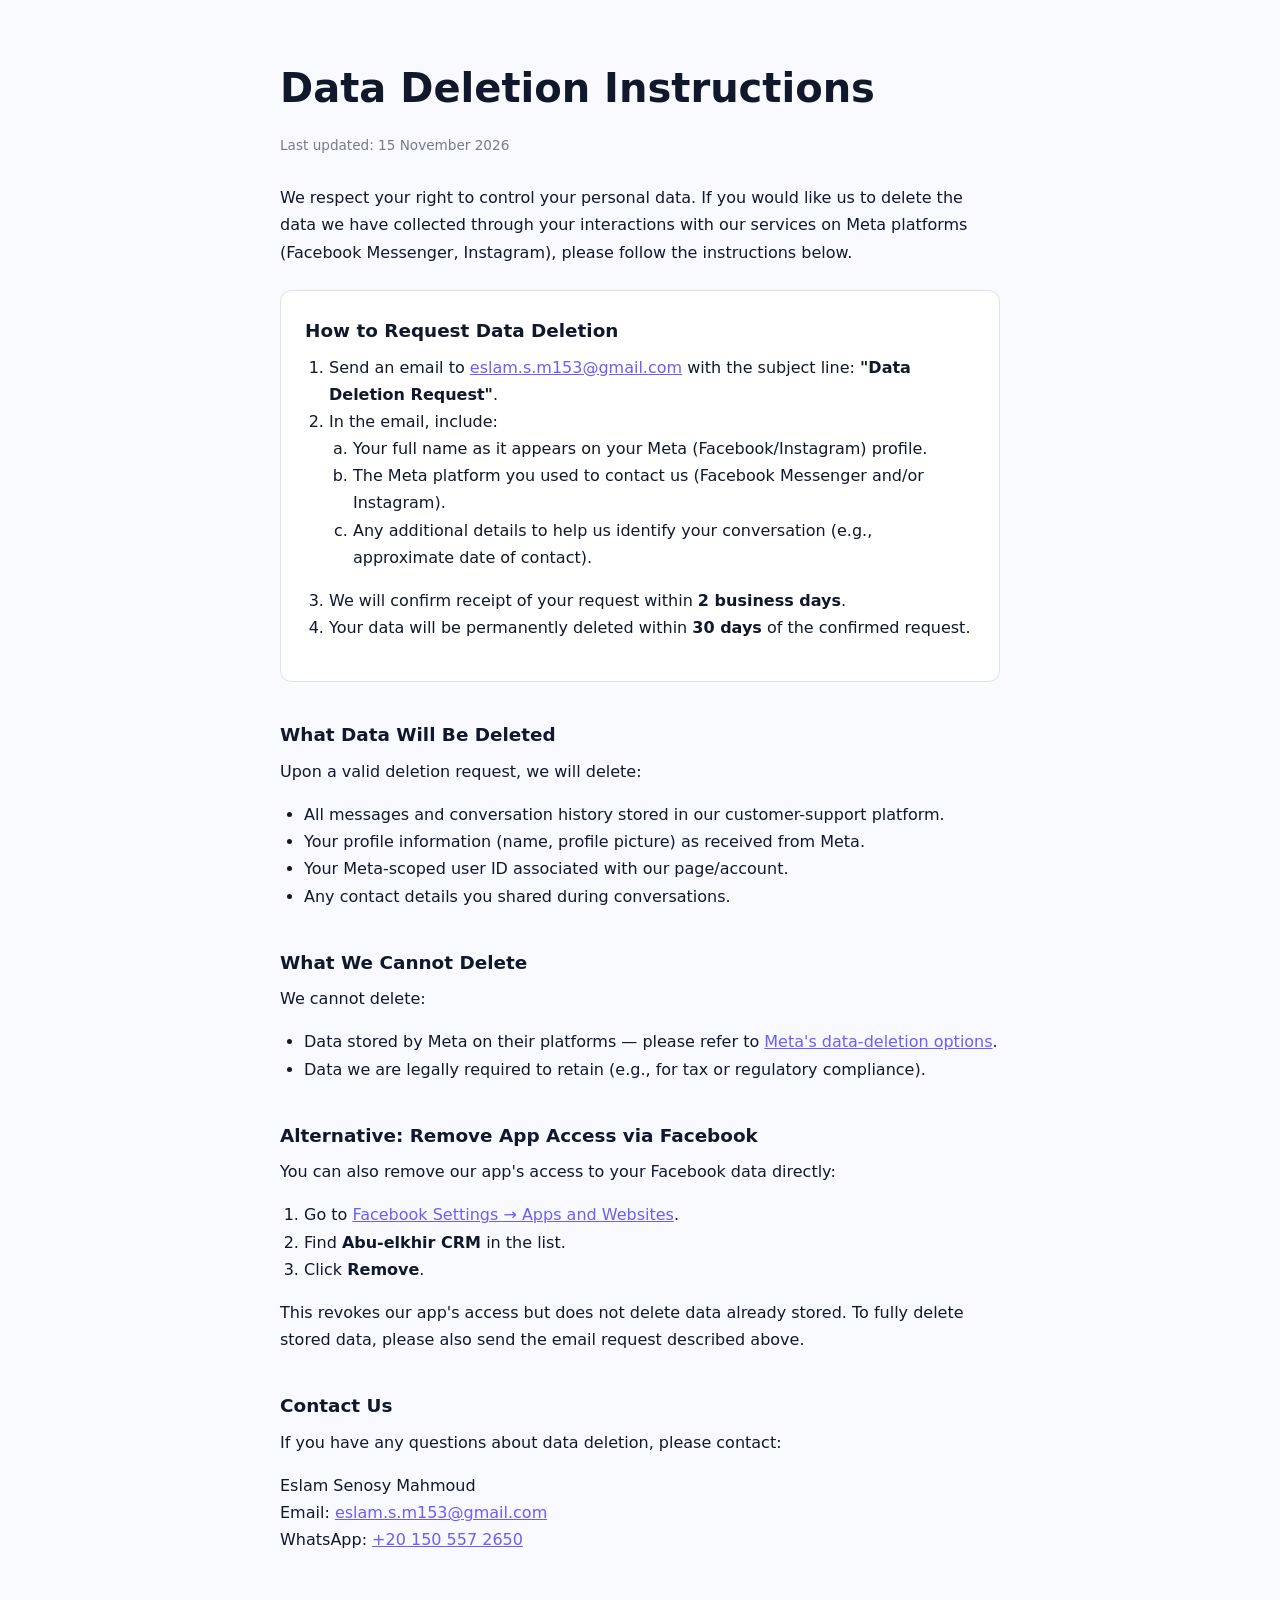
<file: data-deletion.html>
<!DOCTYPE html>
<html lang="en">
<head>
<meta charset="UTF-8">
<meta name="viewport" content="width=device-width, initial-scale=1">
<title>Data Deletion Instructions — Eslam Senosy Mahmoud</title>
<style>
*{box-sizing:border-box;margin:0;padding:0}
body{font:400 16px/1.7 Inter,'Segoe UI',system-ui,sans-serif;color:#11182c;background:#f8faff;padding:6vh 6vw}
h1{font-size:clamp(24px,4vw,40px);margin-bottom:.3em}
h2{font-size:1.15em;margin-top:2em;margin-bottom:.4em}
p,ol{margin-bottom:1em}
ol{padding-left:1.5em}
a{color:#6d5dfc}
.updated{font-size:.85em;color:rgba(17,24,44,.56);margin-bottom:2em}
.container{max-width:720px;margin:0 auto}
.box{background:#fff;border:1.5px solid rgba(17,24,44,.12);border-radius:12px;padding:24px;margin:1.5em 0}
</style>
</head>
<body>
<div class="container">
<h1>Data Deletion Instructions</h1>
<p class="updated">Last updated: 15 November 2026</p>

<p>We respect your right to control your personal data. If you would like us to delete the data we have collected through your interactions with our services on Meta platforms (Facebook Messenger, Instagram), please follow the instructions below.</p>

<div class="box">
<h2 style="margin-top:0">How to Request Data Deletion</h2>
<ol>
  <li>Send an email to <a href="mailto:eslam.s.m153@gmail.com">eslam.s.m153@gmail.com</a> with the subject line: <strong>"Data Deletion Request"</strong>.</li>
  <li>In the email, include:
    <ol type="a">
      <li>Your full name as it appears on your Meta (Facebook/Instagram) profile.</li>
      <li>The Meta platform you used to contact us (Facebook Messenger and/or Instagram).</li>
      <li>Any additional details to help us identify your conversation (e.g., approximate date of contact).</li>
    </ol>
  </li>
  <li>We will confirm receipt of your request within <strong>2 business days</strong>.</li>
  <li>Your data will be permanently deleted within <strong>30 days</strong> of the confirmed request.</li>
</ol>
</div>

<h2>What Data Will Be Deleted</h2>
<p>Upon a valid deletion request, we will delete:</p>
<ul style="padding-left:1.5em;margin-bottom:1em">
  <li>All messages and conversation history stored in our customer-support platform.</li>
  <li>Your profile information (name, profile picture) as received from Meta.</li>
  <li>Your Meta-scoped user ID associated with our page/account.</li>
  <li>Any contact details you shared during conversations.</li>
</ul>

<h2>What We Cannot Delete</h2>
<p>We cannot delete:</p>
<ul style="padding-left:1.5em;margin-bottom:1em">
  <li>Data stored by Meta on their platforms — please refer to <a href="https://www.facebook.com/help/delete_account" target="_blank" rel="noopener">Meta's data-deletion options</a>.</li>
  <li>Data we are legally required to retain (e.g., for tax or regulatory compliance).</li>
</ul>

<h2>Alternative: Remove App Access via Facebook</h2>
<p>You can also remove our app's access to your Facebook data directly:</p>
<ol>
  <li>Go to <a href="https://www.facebook.com/settings/?tab=applications" target="_blank" rel="noopener">Facebook Settings → Apps and Websites</a>.</li>
  <li>Find <strong>Abu-elkhir CRM</strong> in the list.</li>
  <li>Click <strong>Remove</strong>.</li>
</ol>
<p>This revokes our app's access but does not delete data already stored. To fully delete stored data, please also send the email request described above.</p>

<h2>Contact Us</h2>
<p>If you have any questions about data deletion, please contact:</p>
<p>Eslam Senosy Mahmoud<br>
Email: <a href="mailto:eslam.s.m153@gmail.com">eslam.s.m153@gmail.com</a><br>
WhatsApp: <a href="https://wa.me/201505572650">+20 150 557 2650</a></p>
</div>
</body>
</html>
</file>
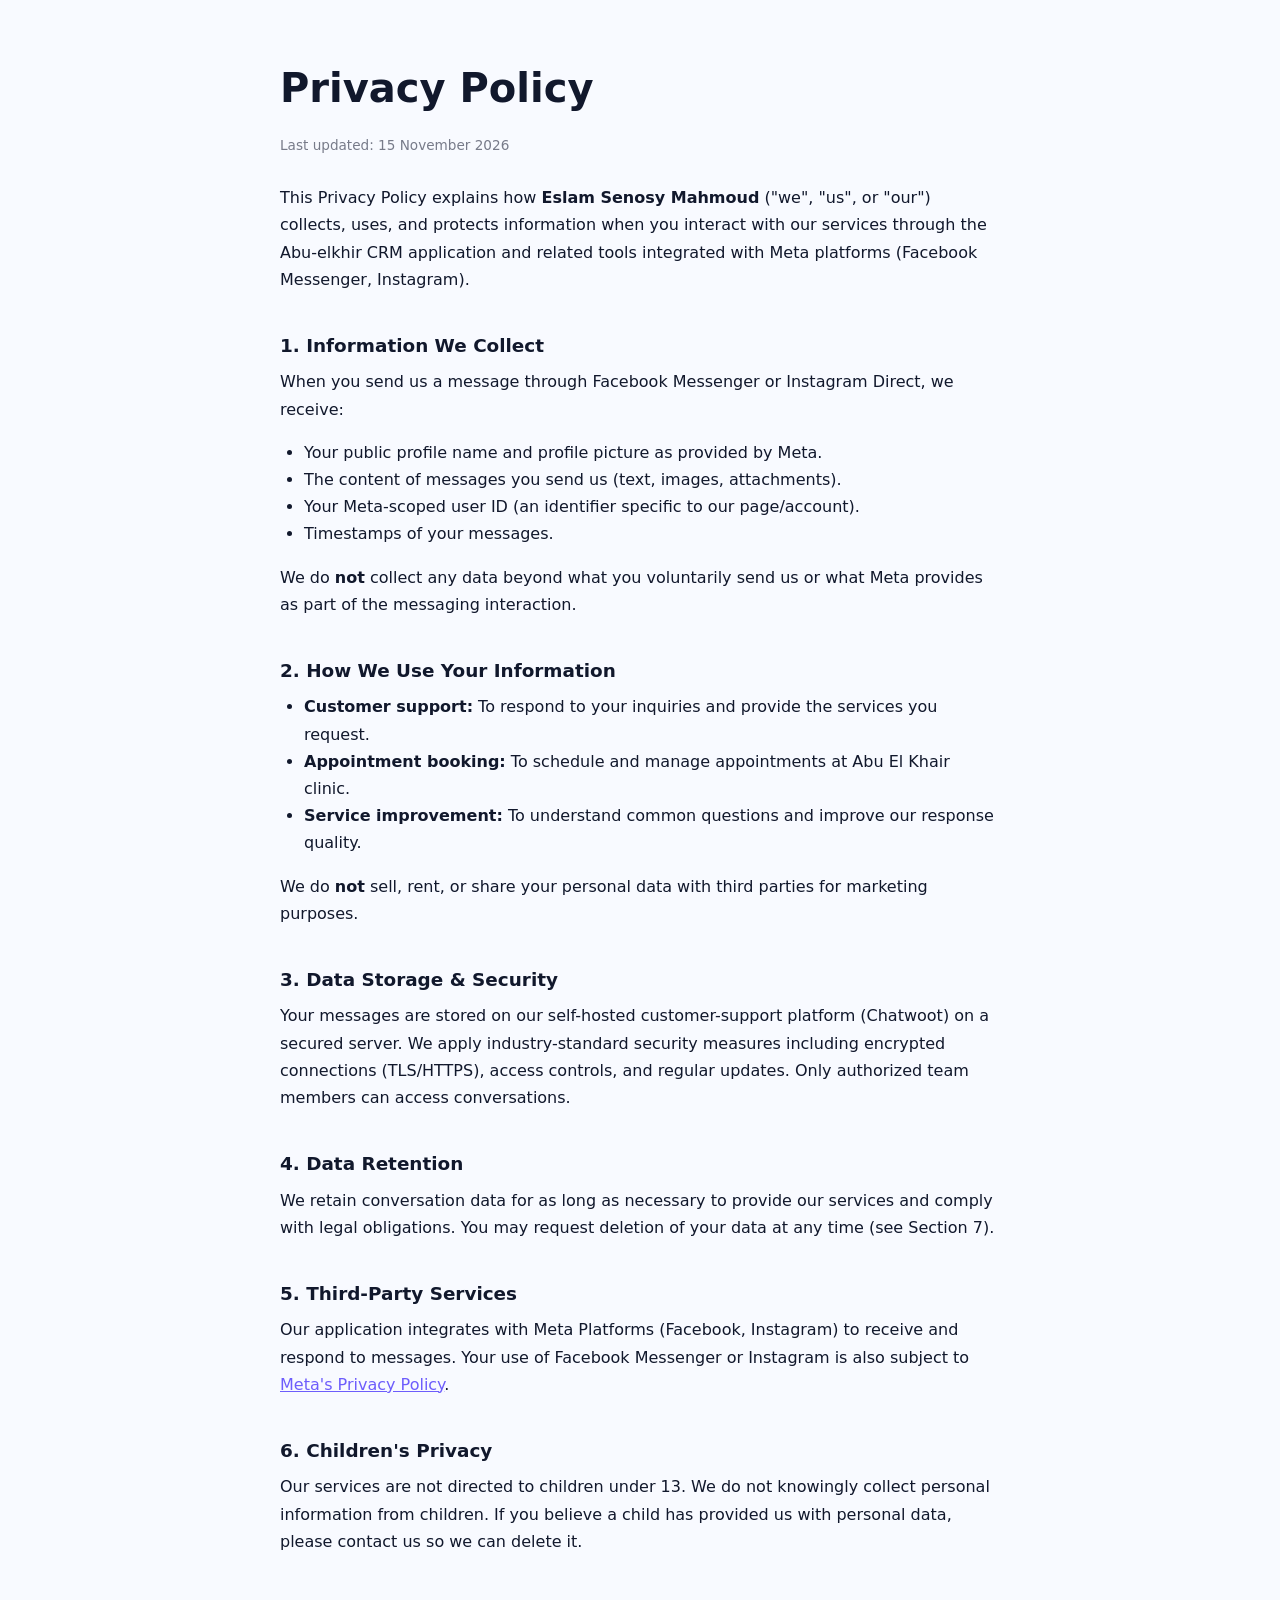
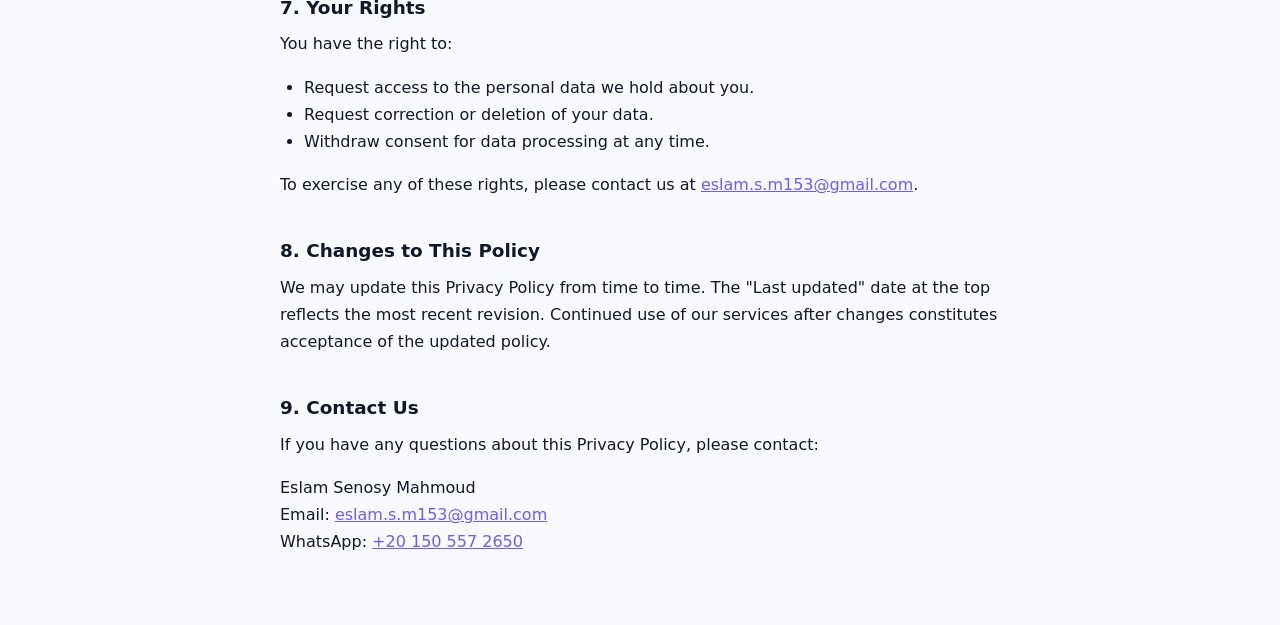
<file: privacy-policy.html>
<!DOCTYPE html>
<html lang="en">
<head>
<meta charset="UTF-8">
<meta name="viewport" content="width=device-width, initial-scale=1">
<title>Privacy Policy — Eslam Senosy Mahmoud</title>
<style>
*{box-sizing:border-box;margin:0;padding:0}
body{font:400 16px/1.7 Inter,'Segoe UI',system-ui,sans-serif;color:#11182c;background:#f8faff;padding:6vh 6vw}
h1{font-size:clamp(24px,4vw,40px);margin-bottom:.3em}
h2{font-size:1.15em;margin-top:2em;margin-bottom:.4em}
p,ul{margin-bottom:1em}
ul{padding-left:1.5em}
a{color:#6d5dfc}
.updated{font-size:.85em;color:rgba(17,24,44,.56);margin-bottom:2em}
.container{max-width:720px;margin:0 auto}
</style>
</head>
<body>
<div class="container">
<h1>Privacy Policy</h1>
<p class="updated">Last updated: 15 November 2026</p>

<p>This Privacy Policy explains how <strong>Eslam Senosy Mahmoud</strong> ("we", "us", or "our") collects, uses, and protects information when you interact with our services through the Abu-elkhir CRM application and related tools integrated with Meta platforms (Facebook Messenger, Instagram).</p>

<h2>1. Information We Collect</h2>
<p>When you send us a message through Facebook Messenger or Instagram Direct, we receive:</p>
<ul>
  <li>Your public profile name and profile picture as provided by Meta.</li>
  <li>The content of messages you send us (text, images, attachments).</li>
  <li>Your Meta-scoped user ID (an identifier specific to our page/account).</li>
  <li>Timestamps of your messages.</li>
</ul>
<p>We do <strong>not</strong> collect any data beyond what you voluntarily send us or what Meta provides as part of the messaging interaction.</p>

<h2>2. How We Use Your Information</h2>
<ul>
  <li><strong>Customer support:</strong> To respond to your inquiries and provide the services you request.</li>
  <li><strong>Appointment booking:</strong> To schedule and manage appointments at Abu El Khair clinic.</li>
  <li><strong>Service improvement:</strong> To understand common questions and improve our response quality.</li>
</ul>
<p>We do <strong>not</strong> sell, rent, or share your personal data with third parties for marketing purposes.</p>

<h2>3. Data Storage &amp; Security</h2>
<p>Your messages are stored on our self-hosted customer-support platform (Chatwoot) on a secured server. We apply industry-standard security measures including encrypted connections (TLS/HTTPS), access controls, and regular updates. Only authorized team members can access conversations.</p>

<h2>4. Data Retention</h2>
<p>We retain conversation data for as long as necessary to provide our services and comply with legal obligations. You may request deletion of your data at any time (see Section 7).</p>

<h2>5. Third-Party Services</h2>
<p>Our application integrates with Meta Platforms (Facebook, Instagram) to receive and respond to messages. Your use of Facebook Messenger or Instagram is also subject to <a href="https://www.facebook.com/privacy/policy/" target="_blank" rel="noopener">Meta's Privacy Policy</a>.</p>

<h2>6. Children's Privacy</h2>
<p>Our services are not directed to children under 13. We do not knowingly collect personal information from children. If you believe a child has provided us with personal data, please contact us so we can delete it.</p>

<h2>7. Your Rights</h2>
<p>You have the right to:</p>
<ul>
  <li>Request access to the personal data we hold about you.</li>
  <li>Request correction or deletion of your data.</li>
  <li>Withdraw consent for data processing at any time.</li>
</ul>
<p>To exercise any of these rights, please contact us at <a href="mailto:eslam.s.m153@gmail.com">eslam.s.m153@gmail.com</a>.</p>

<h2>8. Changes to This Policy</h2>
<p>We may update this Privacy Policy from time to time. The "Last updated" date at the top reflects the most recent revision. Continued use of our services after changes constitutes acceptance of the updated policy.</p>

<h2>9. Contact Us</h2>
<p>If you have any questions about this Privacy Policy, please contact:</p>
<p>Eslam Senosy Mahmoud<br>
Email: <a href="mailto:eslam.s.m153@gmail.com">eslam.s.m153@gmail.com</a><br>
WhatsApp: <a href="https://wa.me/201505572650">+20 150 557 2650</a></p>
</div>
</body>
</html>
</file>
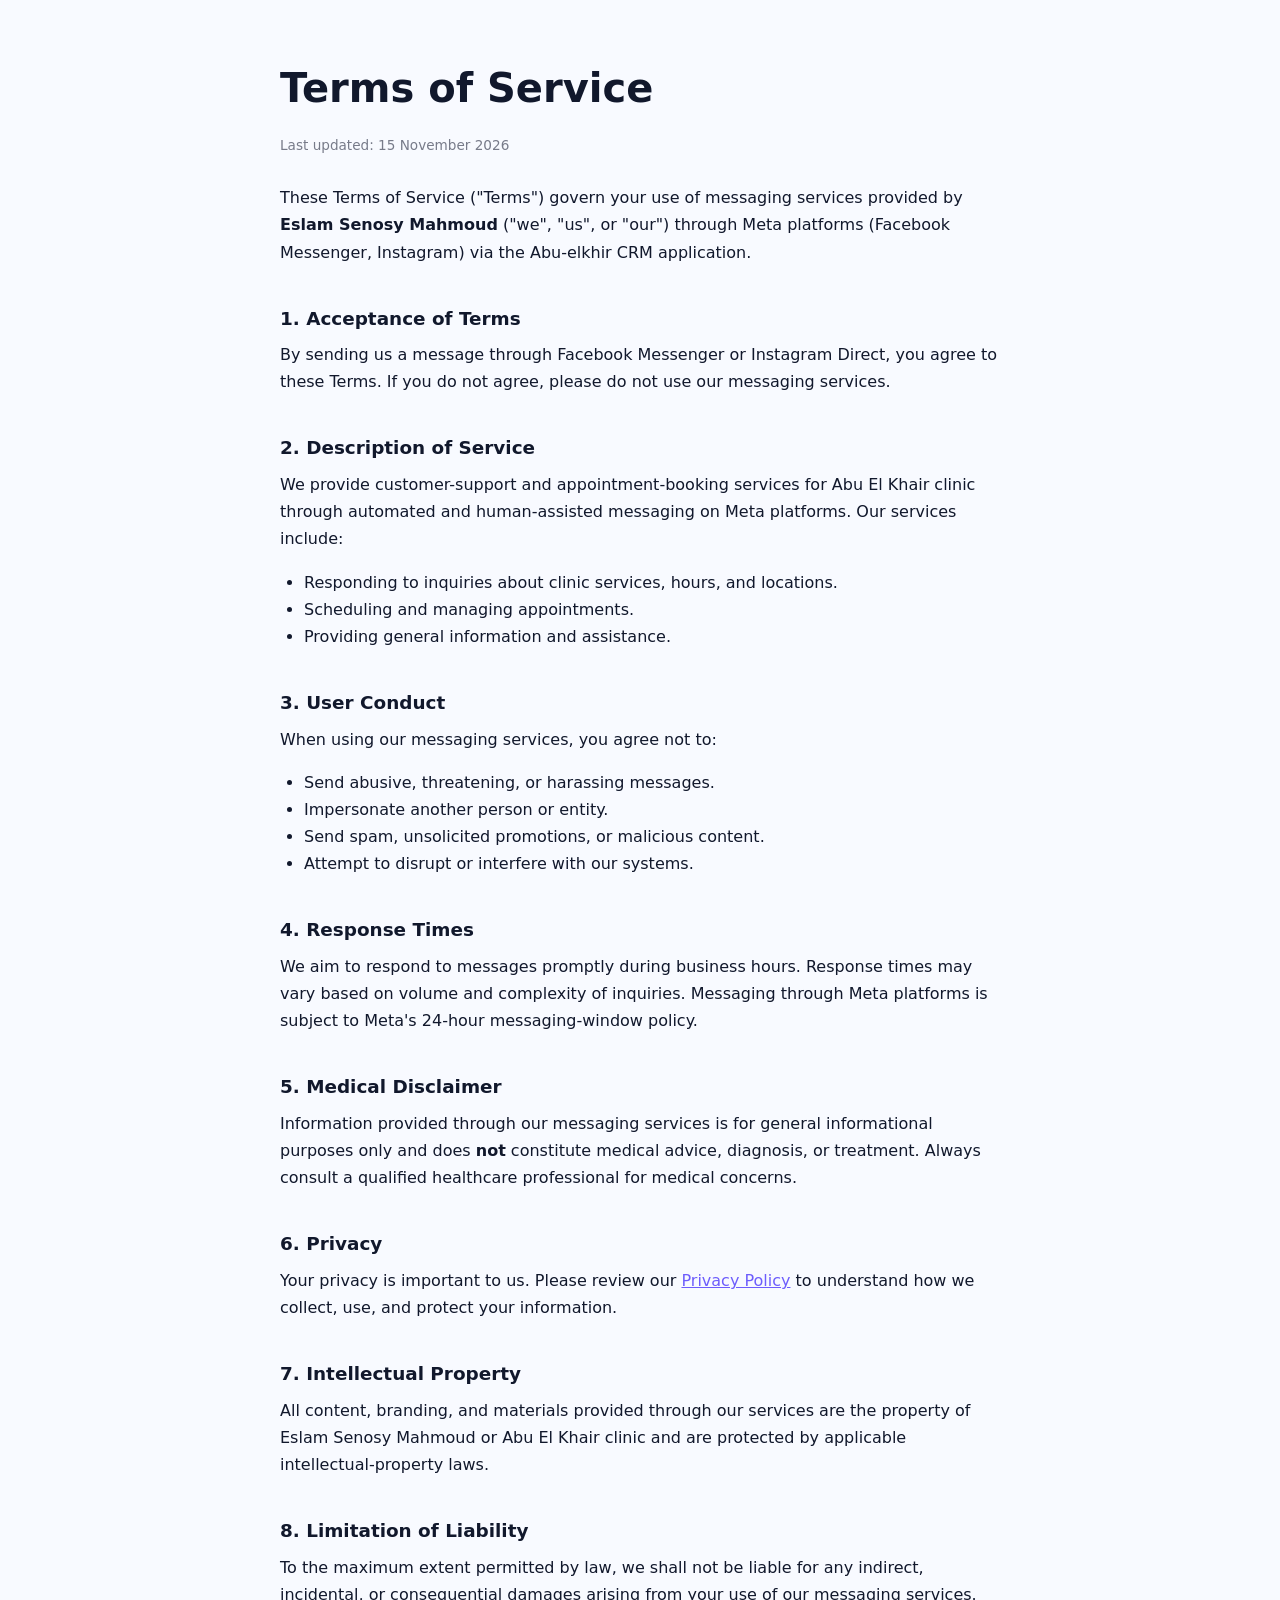
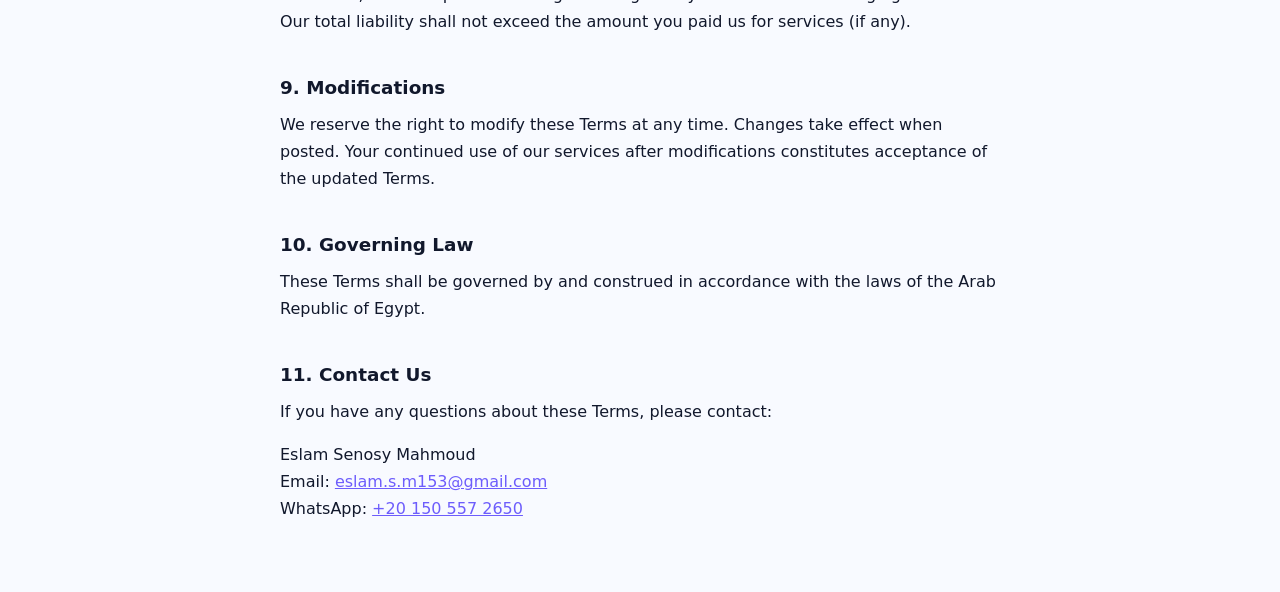
<file: terms-of-service.html>
<!DOCTYPE html>
<html lang="en">
<head>
<meta charset="UTF-8">
<meta name="viewport" content="width=device-width, initial-scale=1">
<title>Terms of Service — Eslam Senosy Mahmoud</title>
<style>
*{box-sizing:border-box;margin:0;padding:0}
body{font:400 16px/1.7 Inter,'Segoe UI',system-ui,sans-serif;color:#11182c;background:#f8faff;padding:6vh 6vw}
h1{font-size:clamp(24px,4vw,40px);margin-bottom:.3em}
h2{font-size:1.15em;margin-top:2em;margin-bottom:.4em}
p,ul{margin-bottom:1em}
ul{padding-left:1.5em}
a{color:#6d5dfc}
.updated{font-size:.85em;color:rgba(17,24,44,.56);margin-bottom:2em}
.container{max-width:720px;margin:0 auto}
</style>
</head>
<body>
<div class="container">
<h1>Terms of Service</h1>
<p class="updated">Last updated: 15 November 2026</p>

<p>These Terms of Service ("Terms") govern your use of messaging services provided by <strong>Eslam Senosy Mahmoud</strong> ("we", "us", or "our") through Meta platforms (Facebook Messenger, Instagram) via the Abu-elkhir CRM application.</p>

<h2>1. Acceptance of Terms</h2>
<p>By sending us a message through Facebook Messenger or Instagram Direct, you agree to these Terms. If you do not agree, please do not use our messaging services.</p>

<h2>2. Description of Service</h2>
<p>We provide customer-support and appointment-booking services for Abu El Khair clinic through automated and human-assisted messaging on Meta platforms. Our services include:</p>
<ul>
  <li>Responding to inquiries about clinic services, hours, and locations.</li>
  <li>Scheduling and managing appointments.</li>
  <li>Providing general information and assistance.</li>
</ul>

<h2>3. User Conduct</h2>
<p>When using our messaging services, you agree not to:</p>
<ul>
  <li>Send abusive, threatening, or harassing messages.</li>
  <li>Impersonate another person or entity.</li>
  <li>Send spam, unsolicited promotions, or malicious content.</li>
  <li>Attempt to disrupt or interfere with our systems.</li>
</ul>

<h2>4. Response Times</h2>
<p>We aim to respond to messages promptly during business hours. Response times may vary based on volume and complexity of inquiries. Messaging through Meta platforms is subject to Meta's 24-hour messaging-window policy.</p>

<h2>5. Medical Disclaimer</h2>
<p>Information provided through our messaging services is for general informational purposes only and does <strong>not</strong> constitute medical advice, diagnosis, or treatment. Always consult a qualified healthcare professional for medical concerns.</p>

<h2>6. Privacy</h2>
<p>Your privacy is important to us. Please review our <a href="https://mediabuyer.tech/privacy-policy.html">Privacy Policy</a> to understand how we collect, use, and protect your information.</p>

<h2>7. Intellectual Property</h2>
<p>All content, branding, and materials provided through our services are the property of Eslam Senosy Mahmoud or Abu El Khair clinic and are protected by applicable intellectual-property laws.</p>

<h2>8. Limitation of Liability</h2>
<p>To the maximum extent permitted by law, we shall not be liable for any indirect, incidental, or consequential damages arising from your use of our messaging services. Our total liability shall not exceed the amount you paid us for services (if any).</p>

<h2>9. Modifications</h2>
<p>We reserve the right to modify these Terms at any time. Changes take effect when posted. Your continued use of our services after modifications constitutes acceptance of the updated Terms.</p>

<h2>10. Governing Law</h2>
<p>These Terms shall be governed by and construed in accordance with the laws of the Arab Republic of Egypt.</p>

<h2>11. Contact Us</h2>
<p>If you have any questions about these Terms, please contact:</p>
<p>Eslam Senosy Mahmoud<br>
Email: <a href="mailto:eslam.s.m153@gmail.com">eslam.s.m153@gmail.com</a><br>
WhatsApp: <a href="https://wa.me/201505572650">+20 150 557 2650</a></p>
</div>
</body>
</html>
</file>
